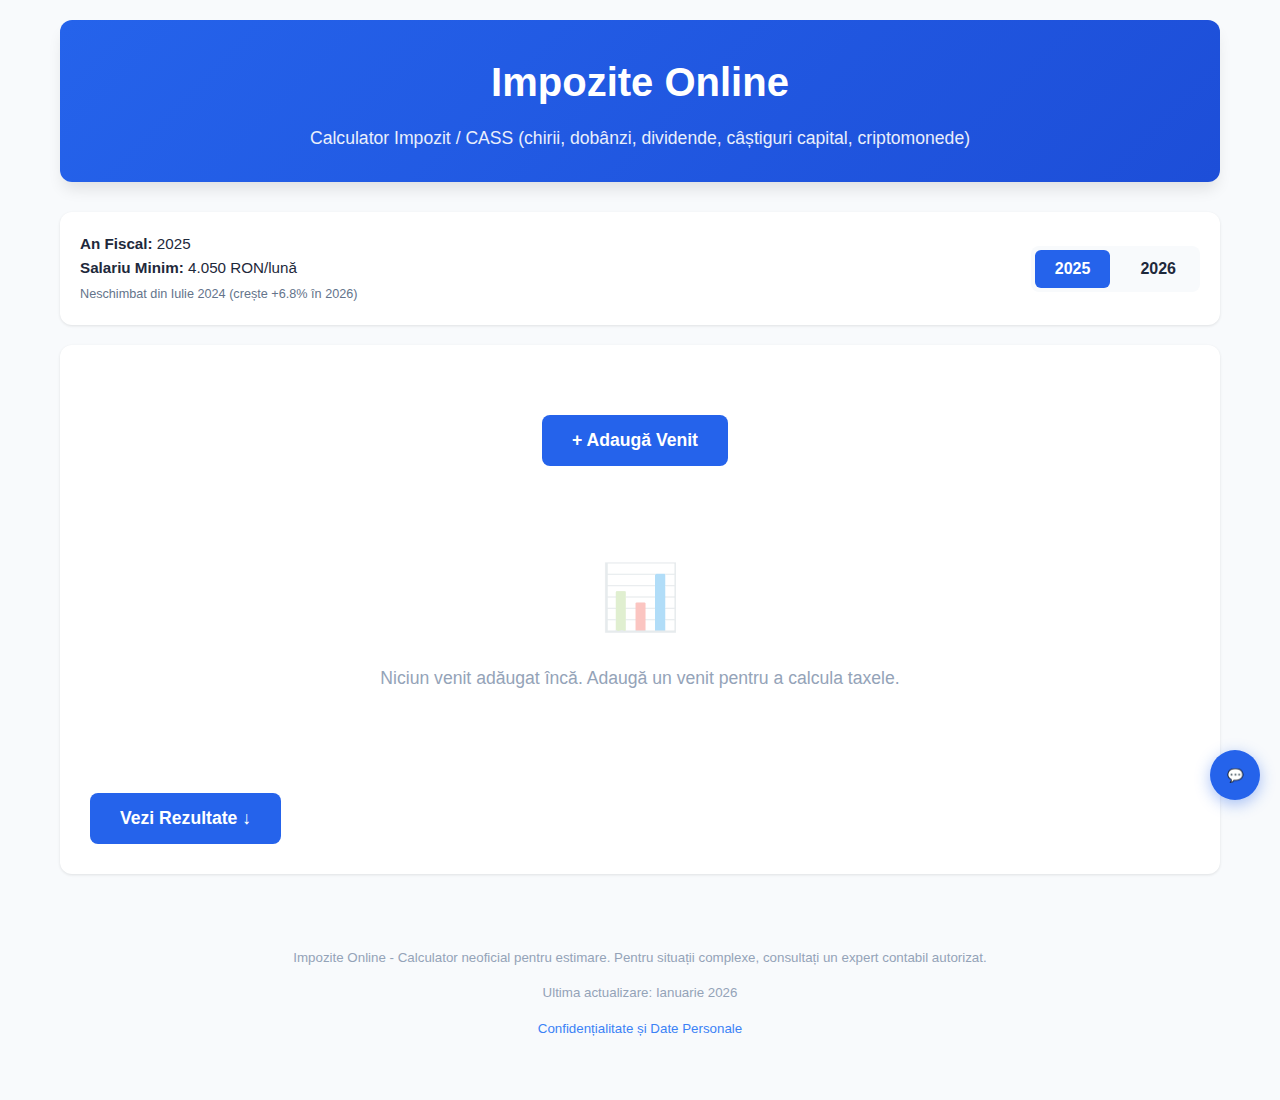
<file: web/index.html>
<!DOCTYPE html>
<html lang="ro">
<head>
    <meta charset="UTF-8">
    <meta name="viewport" content="width=device-width, initial-scale=1.0">
    <title>Impozite Online - Calculator Taxe Romania 2026</title>

    <!-- SEO Meta Tags -->
    <meta name="description" content="Calculator gratuit de taxe pentru investitori din România. Calculați rapid impozite pe dividende, câștiguri din acțiuni, cripto, chirii conform legislației 2026.">
    <meta name="keywords" content="calculator taxe romania, impozit dividende, capital gains romania, taxe crypto, CASS, declaratie unica 212, investitii romania 2026">
    <meta name="robots" content="index, follow">
    <meta http-equiv="content-language" content="ro">
    <link rel="canonical" href="https://impoziteonline.ro/">

    <!-- Open Graph / Facebook -->
    <meta property="og:type" content="website">
    <meta property="og:url" content="https://impoziteonline.ro/">
    <meta property="og:title" content="Impozite Online - Calculator Taxe Venituri Diverse România 2026">
    <meta property="og:description" content="Calculator gratuit pentru impozite pe dividende, acțiuni, cripto și chirii.">
    <meta property="og:image" content="https://impoziteonline.ro/og-image.png">

    <!-- Twitter -->
    <meta name="twitter:card" content="summary_large_image">
    <meta name="twitter:title" content="Impozite Online - Calculator Taxe România">
    <meta name="twitter:description" content="Calculator gratuit de taxe pentru investitori. Dividende, acțiuni, cripto, chirii 2026.">
    <meta name="twitter:image" content="https://impoziteonline.ro/og-image.png">

    <!-- Structured Data (JSON-LD) -->
    <script type="application/ld+json">
    {
      "@context": "https://schema.org",
      "@type": "WebApplication",
      "name": "Impozite Online",
      "description": "Calculator de taxe pentru investitori din România - dividende, acțiuni, cripto, chirii",
      "url": "https://impoziteonline.ro/",
      "applicationCategory": "FinanceApplication",
      "operatingSystem": "Web",
      "inLanguage": "ro",
      "offers": {
        "@type": "Offer",
        "price": "0",
        "priceCurrency": "RON"
      },
      "author": {
        "@type": "Person",
        "name": "Impozite Online"
      },
      "keywords": "calculator taxe, impozit dividende, capital gains, crypto, CASS, Romania 2026"
    }
    </script>

    <!-- Google Analytics (GA4) -->
    <!--
    Uncomment and replace G-XXXXXXXXXX with your actual Measurement ID from Google Analytics
    <script async src="https://www.googletagmanager.com/gtag/js?id=G-XXXXXXXXXX"></script>
    <script>
      window.dataLayer = window.dataLayer || [];
      function gtag(){dataLayer.push(arguments);}
      gtag('js', new Date());
      gtag('config', 'G-XXXXXXXXXX');
    </script>
    -->

    <!-- Google AdSense -->
    <!--
    Uncomment and replace ca-pub-XXXXXXXXXXXXXXXX with your AdSense publisher ID
    <script async src="https://pagead2.googlesyndication.com/pagead/js/adsbygoogle.js?client=ca-pub-XXXXXXXXXXXXXXXX"
         crossorigin="anonymous"></script>
    -->

    <link rel="stylesheet" href="styles.css">
</head>
<body>
    <div class="container">
        <header>
            <h1>Impozite Online</h1>
            <p class="subtitle">Calculator Impozit / CASS (chirii, dobânzi, dividende, câștiguri capital, criptomonede)</p>
        </header>

        <!-- Tax Year Selector -->
        <div class="tax-year-selector">
            <div class="year-info" id="yearInfo">
                <p><strong>An Fiscal:</strong> 2025<br><strong>Salariu Minim:</strong> 4.050 RON/lună<br><small style="color: #64748b;">Neschimbat din Iulie 2024 (crește +6.8% în 2026)</small></p>
            </div>
            <div class="year-toggle">
                <button type="button" class="year-btn active" data-year="2025">2025</button>
                <button type="button" class="year-btn" data-year="2026">2026</button>
            </div>
        </div>

        <main>
            <!-- Add Income Button -->
            <div class="add-income-section">
                <button type="button" id="addIncomeBtn" class="btn-primary">
                    + Adaugă Venit
                </button>
            </div>

            <!-- Empty State -->
            <div id="emptyState" class="empty-state">
                <div class="empty-state-icon">📊</div>
                <p>Niciun venit adăugat încă. Adaugă un venit pentru a calcula taxele.</p>
            </div>

            <form id="taxForm">
                <!-- Dividends Section -->
                <section class="form-section" data-section="dividends" draggable="false" style="display: none;">
                    <div class="section-header">
                        <span class="collapse-icon">▶</span>
                        <h2>💰 Dividende</h2>
                        <button type="button" class="btn-add-entry" data-section="dividends">+ Adaugă</button>
                    </div>

                    <div class="section-content collapsed">
                        <div class="income-entries" data-section="dividends">
                            <!-- Income entries will be added here dynamically -->
                        </div>
                    </div>
                </section>

                <!-- Capital Gains Section -->
                <section class="form-section" data-section="capitalGains" style="display: none;" draggable="false">
                    <div class="section-header">
                        
                        <span class="collapse-icon">▶</span>
                        
                        <h2>
                            <span>
                                📈 Câștiguri din Capital
                            </span>
                        </h2>
                        <button type="button" class="btn-add-entry" data-section="capitalGains">+ Adaugă</button>
                    </div>

                    <div class="section-content collapsed">
                        <div class="income-entries" data-section="capitalGains">
                            <!-- Income entries will be added here dynamically -->
                        </div>
                    </div>
                </section>

                <!-- Crypto Section -->
                <section class="form-section" data-section="crypto" style="display: none;" draggable="false">
                    <div class="section-header">
                        
                        <span class="collapse-icon">▶</span>
                        
                        <h2>
                            <span>
                                🪙 Criptomonede
                            </span>
                        </h2>
                        <button type="button" class="btn-add-entry" data-section="crypto">+ Adaugă</button>
                    </div>

                    <div class="section-content collapsed">
                        <div class="income-entries" data-section="crypto">
                            <!-- Income entries will be added here dynamically -->
                        </div>
                    </div>
                </section>

                <!-- Rental Income Section -->
                <section class="form-section" data-section="rental" style="display: none;" draggable="false">
                    <div class="section-header">
                        
                        <span class="collapse-icon">▶</span>
                        
                        <h2>
                            <span>
                                🏠 Venituri din Chirii
                            </span>
                        </h2>
                        <button type="button" class="btn-add-entry" data-section="rental">+ Adaugă</button>
                    </div>

                    <div class="section-content collapsed">
                        <div class="income-entries" data-section="rental">
                            <!-- Income entries will be added here dynamically -->
                        </div>
                    </div>
                </section>

                <!-- Interest Section -->
                <section class="form-section" data-section="interest" style="display: none;" draggable="false">
                    <div class="section-header">
                        
                        <span class="collapse-icon">▶</span>
                        
                        <h2>
                            <span>
                                💵 Dobânzi
                            </span>
                        </h2>
                        <button type="button" class="btn-add-entry" data-section="interest">+ Adaugă</button>
                    </div>

                    <div class="section-content collapsed">
                        <p style="margin: 0 0 16px 0; padding: 12px; background: #f1f5f9; border-radius: 6px; font-size: 14px; color: #475569;">
                            <strong>Notă:</strong> Titluri de stat (Fidelis, Tezaur) sunt scutite de taxă
                        </p>
                        <div class="income-entries" data-section="interest">
                            <!-- Income entries will be added here dynamically -->
                        </div>
                    </div>
                </section>

                <button type="button" id="calculateBtn" class="btn-primary">Vezi Rezultate ↓</button>
                <button type="button" id="clearBtn" class="btn-secondary">Șterge Tot</button>
            </form>

            <!-- Google AdSense - Ad Placeholder (between form and results) -->
            <!--
            Example AdSense ad unit - Uncomment and configure after approval
            <div style="text-align: center; margin: 30px 0;">
                <ins class="adsbygoogle"
                     style="display:block"
                     data-ad-client="ca-pub-XXXXXXXXXXXXXXXX"
                     data-ad-slot="YYYYYYYYYY"
                     data-ad-format="auto"
                     data-full-width-responsive="true"></ins>
                <script>
                     (adsbygoogle = window.adsbygoogle || []).push({});
                </script>
            </div>
            -->

            <!-- Results Section -->
            <section id="results" class="results-section hidden">
                <h2>📊 Rezultate</h2>

                <div class="result-card">
                    <h3>Impozite pe Tip de Venit</h3>
                    <table class="results-table">
                        <thead>
                            <tr>
                                <th>Tip Venit</th>
                                <th>Bază Impozabilă</th>
                                <th>Rată</th>
                                <th>Impozit</th>
                            </tr>
                        </thead>
                        <tbody id="taxBreakdown"></tbody>
                        <tfoot>
                            <tr class="total-row">
                                <td colspan="3"><strong>Total Impozit</strong></td>
                                <td id="totalTax"><strong>0 RON</strong></td>
                            </tr>
                        </tfoot>
                    </table>
                    <p class="cass-amount">Impozit Datorat: <strong id="totalTaxToPay">0 RON</strong></p>
                </div>

                <div class="result-card">
                    <h3>Contribuție CASS (Asigurări Sociale de Sănătate)</h3>
                    <div class="cass-info">
                        <p style="display: flex; align-items: center; gap: 8px; cursor: pointer;" id="netIncomeToggle">
                            <span class="cass-collapse-icon">▶</span>
                            <span>Venit Net Anual (bază calcul CASS): <strong id="cassNetIncome">0 RON</strong></span>
                        </p>
                        <div class="cass-brackets-detail" id="netIncomeDetail" style="display: none; margin-top: 10px;">
                            <!-- Will be populated by JavaScript -->
                        </div>
                        <p style="display: flex; align-items: center; gap: 8px; cursor: pointer;" id="cassBracketToggle">
                            <span class="cass-collapse-icon">▶</span>
                            <span>Prag CASS: <strong id="cassBracket">-</strong></span>
                        </p>
                        <div class="cass-brackets-detail" id="cassBracketsDetail" style="display: none; margin-top: 10px;">
                            <!-- Will be populated by JavaScript -->
                        </div>
                        <p class="cass-amount">CASS Datorat: <strong id="cassAmount">0 RON</strong></p>
                    </div>
                </div>

                <div class="result-card summary-card">
                    <h3>💳 Total de Plată</h3>
                    <div class="summary-grid">
                        <div class="summary-item">
                            <span>Impozit de Plătit:</span>
                            <span id="summaryTax" class="summary-value">0 RON</span>
                        </div>
                        <div class="summary-item">
                            <span>CASS:</span>
                            <span id="summaryCass" class="summary-value">0 RON</span>
                        </div>
                        <div class="summary-item total">
                            <span>TOTAL DE PLATĂ:</span>
                            <span id="summaryTotal" class="summary-value">0 RON</span>
                        </div>
                        <div class="summary-item">
                            <span>Termen plată:</span>
                            <span class="deadline">25 Mai 2026</span>
                        </div>
                    </div>
                    <small style="display: block; margin-top: 15px; color: #64748b;">* Exclud impozitele reținute la sursă (deja plătite)</small>
                </div>

                <button type="button" id="printBtn" class="btn-primary">Printează / Salvează PDF</button>
            </section>
        </main>

        <footer>
            <p><small>Impozite Online - Calculator neoficial pentru estimare. Pentru situații complexe, consultați un expert contabil autorizat.</small></p>
            <p><small>Ultima actualizare: Ianuarie 2026</small></p>
            <p><small><a href="#" id="privacyLink" style="color: #3b82f6; text-decoration: none;">Confidențialitate și Date Personale</a></small></p>
        </footer>
    </div>

    <!-- Add Income Type Modal -->
    <div id="addIncomeModal" class="modal" style="display: none;">
        <div class="modal-content">
            <div class="modal-header">
                <h2>Selectează Tipul de Venit</h2>
                <button type="button" class="modal-close">&times;</button>
            </div>
            <div class="modal-body">
                <div class="income-type-grid">
                    <button type="button" class="income-type-btn" data-section="dividends">
                        <span class="income-type-icon">💰</span>
                        <span class="income-type-name">Dividende</span>
                    </button>
                    <button type="button" class="income-type-btn" data-section="capitalGains">
                        <span class="income-type-icon">📈</span>
                        <span class="income-type-name">Câștiguri Capital</span>
                    </button>
                    <button type="button" class="income-type-btn" data-section="crypto">
                        <span class="income-type-icon">🪙</span>
                        <span class="income-type-name">Criptomonede</span>
                    </button>
                    <button type="button" class="income-type-btn" data-section="rental">
                        <span class="income-type-icon">🏠</span>
                        <span class="income-type-name">Chirii</span>
                    </button>
                    <button type="button" class="income-type-btn" data-section="interest">
                        <span class="income-type-icon">🏦</span>
                        <span class="income-type-name">Dobânzi</span>
                    </button>
                </div>
            </div>
        </div>
    </div>

    <!-- Privacy Modal -->
    <div id="privacyModal" class="privacy-modal" style="display: none;">
        <div class="privacy-modal-content">
            <div class="privacy-modal-header">
                <h2>🔒 Confidențialitate și Protecția Datelor</h2>
                <button type="button" class="privacy-close" aria-label="Închide">&times;</button>
            </div>
            <div class="privacy-modal-body">
                <h3>Angajamentul Nostru</h3>
                <p>Confidențialitatea ta este importantă pentru noi. Această aplicație este proiectată să funcționeze <strong>100% local în browser-ul tău</strong>.</p>

                <h3>Ce Date Colectăm?</h3>
                <p><strong>Nicio dată personală nu este trimisă către servere externe.</strong> Toate calculele se fac în browser-ul tău.</p>

                <h3>Stocare Locală (localStorage)</h3>
                <p>Aplicația salvează următoarele informații <strong>doar pe dispozitivul tău</strong>:</p>
                <ul>
                    <li>Sumele introduse în calculator (dividende, câștiguri, chirii, etc.)</li>
                    <li>Anul fiscal selectat (2025 sau 2026)</li>
                    <li>Preferințele tale (secțiuni activate, ordinea secțiunilor)</li>
                </ul>
                <p><strong>Scopul:</strong> Pentru a-ți salva munca și a nu fi nevoie să reintroduci datele la fiecare vizită.</p>
                <p><strong>Cum să ștergi datele:</strong> Apasă butonul "Șterge Tot" din calculator sau șterge datele de navigare din browser.</p>

                <h3>Cookie-uri și Tracking</h3>
                <p><strong>Momentan:</strong> Nu folosim cookie-uri, Google Analytics sau alte sisteme de tracking.</p>
                <p><strong>În viitor:</strong> Dacă vom adăuga Google Analytics sau reclame, vei fi notificat și vei putea alege dacă accepți sau nu.</p>

                <h3>Securitate</h3>
                <ul>
                    <li>✅ Site-ul folosește HTTPS (conexiune criptată)</li>
                    <li>✅ Datele tale nu părăsesc browser-ul tău</li>
                    <li>✅ Nu avem acces la informațiile tale financiare</li>
                    <li>✅ Nu solicităm date personale (nume, email, etc.)</li>
                </ul>

                <h3>Drepturile Tale (GDPR)</h3>
                <p>Conform GDPR, ai următoarele drepturi:</p>
                <ul>
                    <li><strong>Dreptul de acces:</strong> Poți vedea datele salvate în browser (consola developer → Application → Local Storage)</li>
                    <li><strong>Dreptul la ștergere:</strong> Poți șterge oricând datele (buton "Șterge Tot" sau din setările browser-ului)</li>
                    <li><strong>Dreptul la portabilitate:</strong> Datele sunt salvate în format JSON în browser-ul tău</li>
                </ul>

                <h3>Contact</h3>
                <p><a href="mailto:cybrrsoft@protonmail.com">cybrrsoft@protonmail.com</a></p>

                <p style="margin-top: 20px; padding-top: 20px; border-top: 1px solid #e2e8f0; color: #64748b; font-size: 0.9em;">
                    <strong>Ultima actualizare:</strong> Ianuarie 2026<br>
                    <strong>Aplicabil pentru:</strong> impoziteonline.ro
                </p>
            </div>
            <div class="privacy-modal-footer">
                <button type="button" class="btn-primary" id="privacyClose">Am Înțeles</button>
            </div>
        </div>
    </div>

    <!-- Floating Payment Banner -->
    <div id="floatingBanner" class="floating-banner" style="display: none;">
        <div class="banner-content">
            <div class="banner-info">
                <span class="banner-label" id="bannerLabel">Total de Plată:</span>
                <span class="banner-amount" id="bannerAmount">0 RON</span>
            </div>
            <button type="button" id="scrollToResultsBtn" class="banner-btn">
                Vezi Rezultate ↓
            </button>
        </div>
    </div>

    <!-- Tooltip popup -->
    <div id="tooltipOverlay" class="tooltip-overlay" onclick="hideTooltip()"></div>
    <div id="tooltipPopup" class="tooltip-popup"></div>

    <!-- Floating Feedback Button -->
    <button type="button" id="feedbackBtn" class="feedback-btn" aria-label="Trimite feedback">
        💬
    </button>

    <!-- Feedback Modal -->
    <div id="feedbackModal" class="feedback-modal" style="display: none;">
        <div class="feedback-modal-content">
            <div class="feedback-modal-header">
                <h2>💬 Trimite Feedback</h2>
                <button type="button" class="feedback-close" aria-label="Închide">&times;</button>
            </div>
            <div class="feedback-modal-body">
                <p>Părerea ta ne ajută să îmbunătățim calculatorul!</p>

                <div class="feedback-rating">
                    <span class="feedback-rating-label">Cum ți se pare aplicația?</span>
                    <div class="feedback-stars">
                        <button type="button" class="star-btn" data-rating="1">😞</button>
                        <button type="button" class="star-btn" data-rating="2">😐</button>
                        <button type="button" class="star-btn" data-rating="3">🙂</button>
                        <button type="button" class="star-btn" data-rating="4">😊</button>
                        <button type="button" class="star-btn" data-rating="5">🤩</button>
                    </div>
                </div>

                <div class="feedback-type">
                    <span class="feedback-type-label">Tip feedback:</span>
                    <div class="feedback-type-options">
                        <label><input type="radio" name="feedbackType" value="sugestie" checked> Sugestie</label>
                        <label><input type="radio" name="feedbackType" value="bug"> Bug / Eroare</label>
                        <label><input type="radio" name="feedbackType" value="intrebare"> Întrebare</label>
                    </div>
                </div>

                <label for="feedbackText" class="feedback-label">Mesajul tău:</label>
                <textarea id="feedbackText" class="feedback-textarea" rows="4" placeholder="Scrie aici feedback-ul tău..."></textarea>
            </div>
            <div class="feedback-modal-footer">
                <button type="button" class="btn-secondary" id="feedbackCopy">📋 Copiază</button>
                <button type="button" class="btn-primary" id="feedbackSend">📧 Trimite Email</button>
            </div>
        </div>
    </div>

    <script src="calculator.js"></script>
    <script src="app.js"></script>
</body>
</html>
</file>
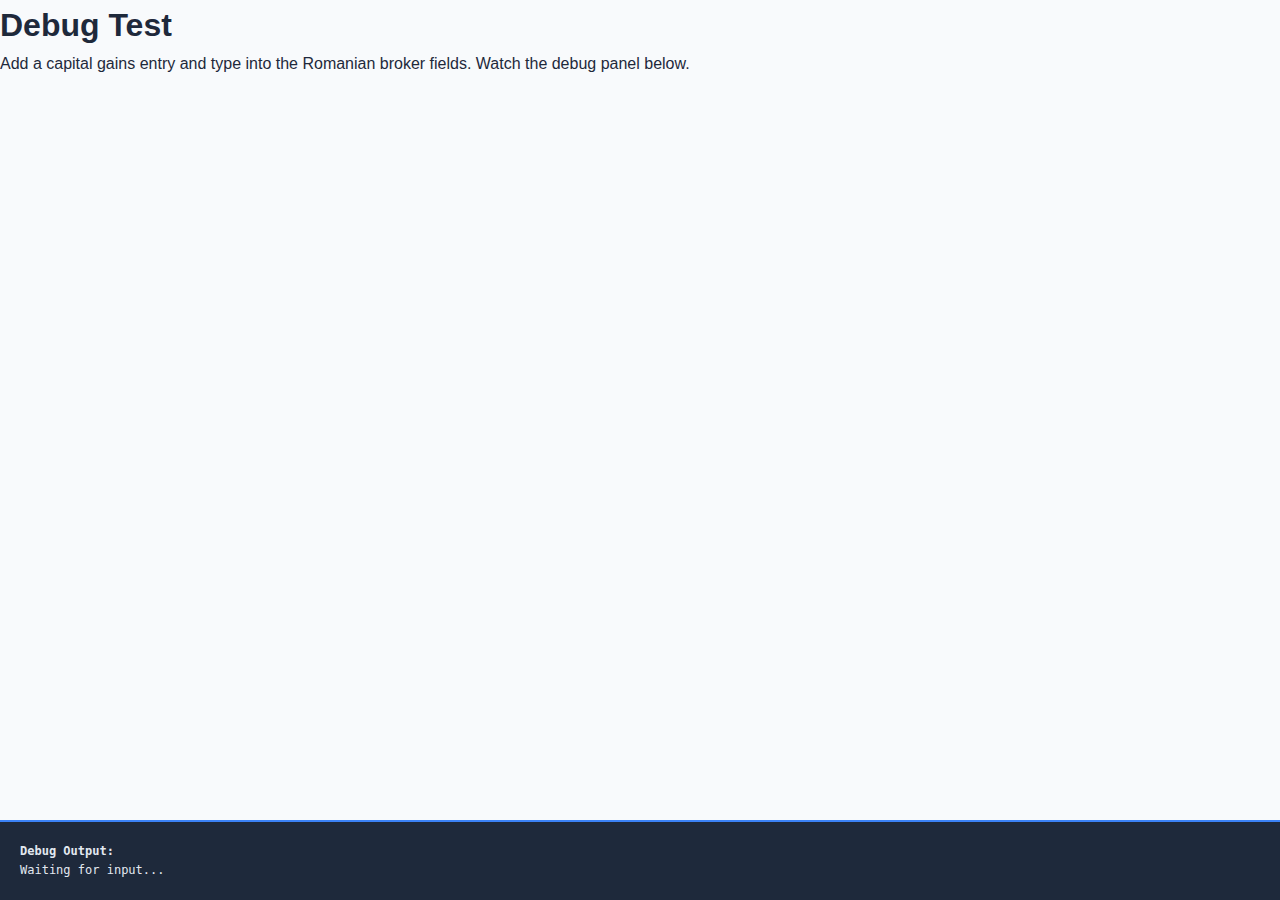
<file: web/test-debug.html>
<!DOCTYPE html>
<html>
<head>
    <title>Debug Panel Test</title>
    <link rel="stylesheet" href="styles.css">
    <style>
        #debugPanel {
            position: fixed;
            bottom: 0;
            left: 0;
            right: 0;
            background: #1e293b;
            color: #e2e8f0;
            padding: 20px;
            max-height: 300px;
            overflow-y: auto;
            font-family: monospace;
            font-size: 12px;
            border-top: 2px solid #3b82f6;
            z-index: 10000;
        }
        #debugPanel pre {
            margin: 0;
            white-space: pre-wrap;
        }
    </style>
</head>
<body>
    <h1>Debug Test</h1>
    <p>Add a capital gains entry and type into the Romanian broker fields. Watch the debug panel below.</p>

    <div id="debugPanel">
        <strong>Debug Output:</strong>
        <pre id="debugOutput">Waiting for input...</pre>
    </div>

    <script src="calculator.js"></script>
    <script src="app.js"></script>
    <script>
        // Override autoCalculate to show debug info
        const originalAutoCalculate = autoCalculate;
        window.autoCalculate = function() {
            const data = getFormData();
            const debugOutput = document.getElementById('debugOutput');
            let output = 'getFormData() returned:\n';
            output += JSON.stringify(data, null, 2);
            output += '\n\nincomeEntries:\n';
            output += JSON.stringify(incomeEntries, null, 2);
            debugOutput.textContent = output;

            // Call original
            return originalAutoCalculate();
        };

        // Override updateEntryFieldValue to show updates
        const originalUpdate = updateEntryFieldValue;
        window.updateEntryFieldValue = function(entryId, fieldName, value) {
            console.log('[DEBUG] updateEntryFieldValue called:', entryId, fieldName, value);
            const debugOutput = document.getElementById('debugOutput');
            let current = debugOutput.textContent;
            current += `\n[UPDATE] ${entryId}.${fieldName} = ${value}`;
            debugOutput.textContent = current;

            return originalUpdate(entryId, fieldName, value);
        };
    </script>
</body>
</html>
</file>
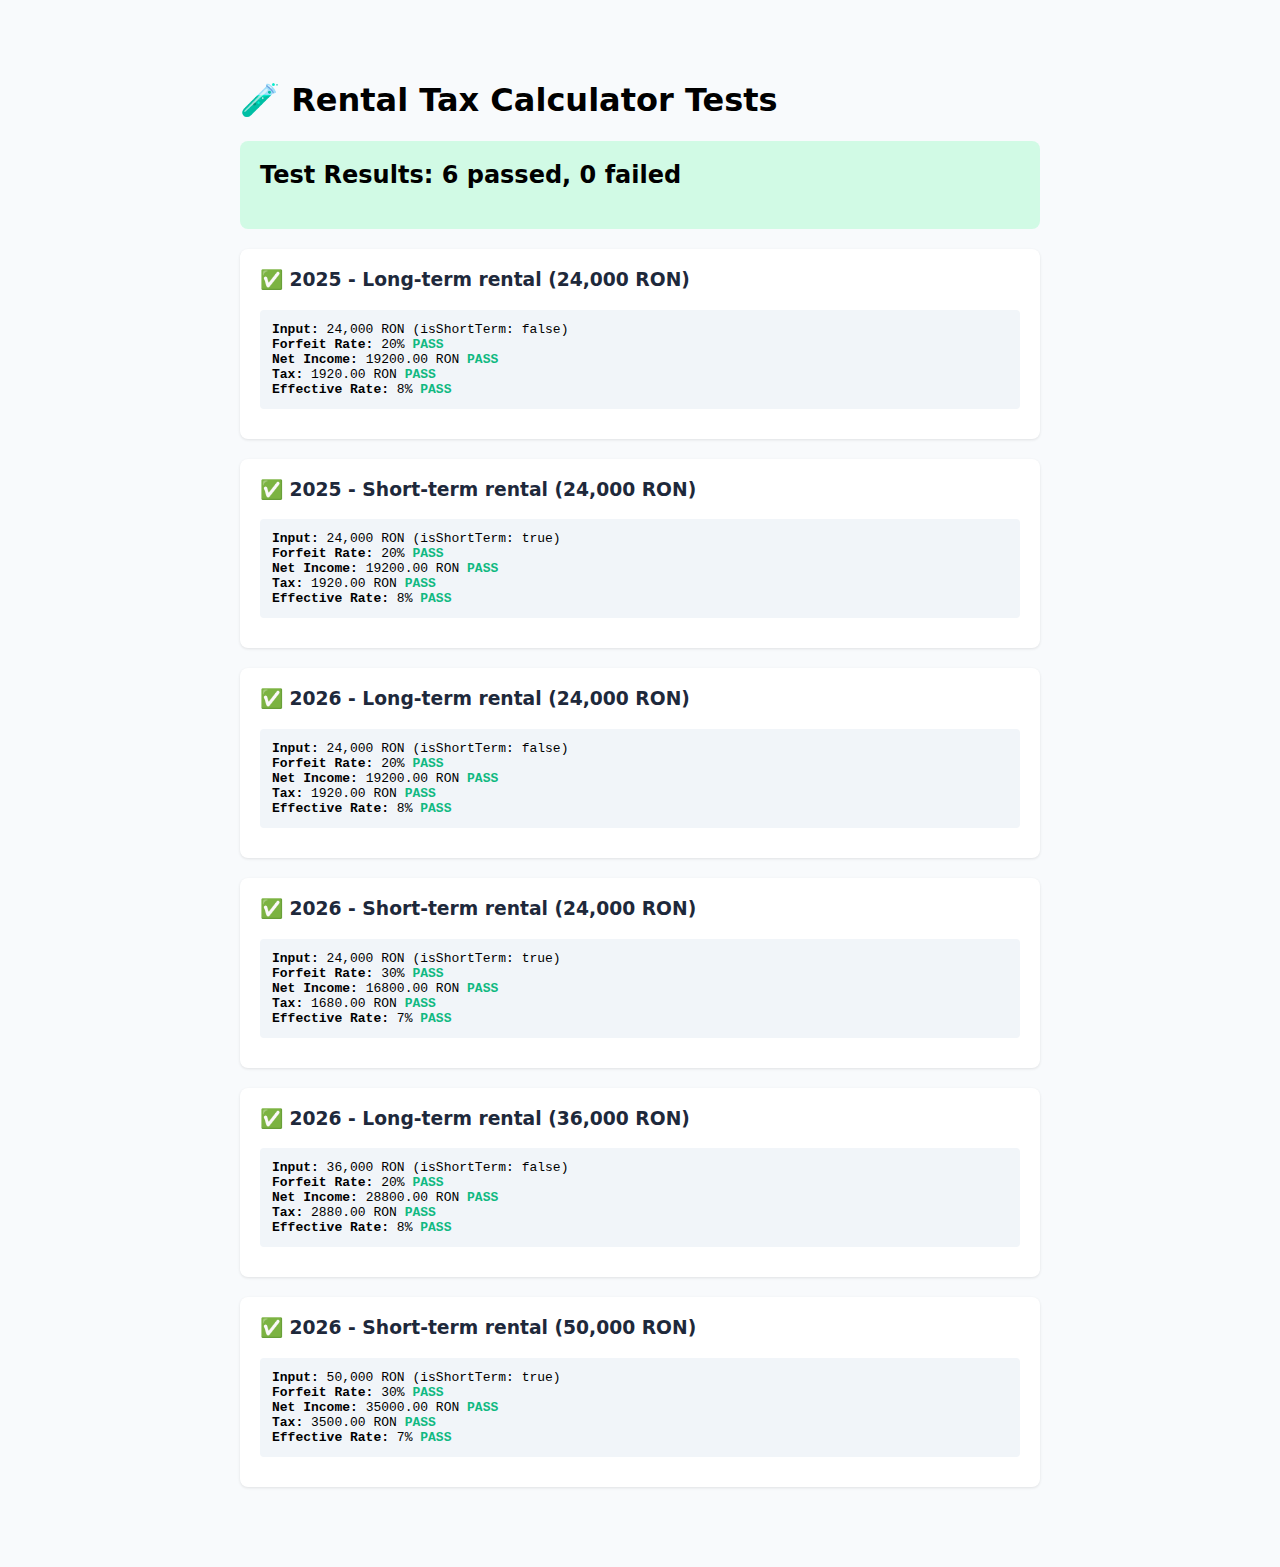
<file: web/test-rental.html>
<!DOCTYPE html>
<html>
<head>
    <title>Rental Tax Calculator Test</title>
    <style>
        body {
            font-family: system-ui, -apple-system, sans-serif;
            max-width: 800px;
            margin: 40px auto;
            padding: 20px;
            background: #f8fafc;
        }
        .test-case {
            background: white;
            padding: 20px;
            margin: 20px 0;
            border-radius: 8px;
            box-shadow: 0 1px 3px rgba(0,0,0,0.1);
        }
        .test-case h3 {
            margin-top: 0;
            color: #1e293b;
        }
        .result {
            background: #f1f5f9;
            padding: 12px;
            border-radius: 4px;
            margin: 10px 0;
            font-family: monospace;
        }
        .pass { color: #10b981; font-weight: bold; }
        .fail { color: #ef4444; font-weight: bold; }
    </style>
</head>
<body>
    <h1>🧪 Rental Tax Calculator Tests</h1>

    <div id="results"></div>

    <script src="calculator.js"></script>
    <script>
        function runTests() {
            const tests = [
                {
                    name: '2025 - Long-term rental (24,000 RON)',
                    year: 2025,
                    gross: 24000,
                    isShortTerm: false,
                    expected: {
                        forfeitRate: 0.20,
                        netIncome: 19200,
                        tax: 1920,
                        effectiveRate: 0.08
                    }
                },
                {
                    name: '2025 - Short-term rental (24,000 RON)',
                    year: 2025,
                    gross: 24000,
                    isShortTerm: true,
                    expected: {
                        forfeitRate: 0.20,
                        netIncome: 19200,
                        tax: 1920,
                        effectiveRate: 0.08
                    }
                },
                {
                    name: '2026 - Long-term rental (24,000 RON)',
                    year: 2026,
                    gross: 24000,
                    isShortTerm: false,
                    expected: {
                        forfeitRate: 0.20,
                        netIncome: 19200,
                        tax: 1920,
                        effectiveRate: 0.08
                    }
                },
                {
                    name: '2026 - Short-term rental (24,000 RON)',
                    year: 2026,
                    gross: 24000,
                    isShortTerm: true,
                    expected: {
                        forfeitRate: 0.30,
                        netIncome: 16800,
                        tax: 1680,
                        effectiveRate: 0.07
                    }
                },
                {
                    name: '2026 - Long-term rental (36,000 RON)',
                    year: 2026,
                    gross: 36000,
                    isShortTerm: false,
                    expected: {
                        forfeitRate: 0.20,
                        netIncome: 28800,
                        tax: 2880,
                        effectiveRate: 0.08
                    }
                },
                {
                    name: '2026 - Short-term rental (50,000 RON)',
                    year: 2026,
                    gross: 50000,
                    isShortTerm: true,
                    expected: {
                        forfeitRate: 0.30,
                        netIncome: 35000,
                        tax: 3500,
                        effectiveRate: 0.07
                    }
                }
            ];

            let html = '';
            let passCount = 0;
            let failCount = 0;

            tests.forEach(test => {
                // Set active tax year
                setTaxYear(test.year);

                // Run calculation
                const result = calculateRentalTax(test.gross, test.isShortTerm);

                // Check results
                const checks = {
                    forfeitRate: Math.abs(result.forfeitRate - test.expected.forfeitRate) < 0.001,
                    netIncome: Math.abs(result.netIncome - test.expected.netIncome) < 0.01,
                    tax: Math.abs(result.tax - test.expected.tax) < 0.01,
                    effectiveRate: Math.abs(result.effectiveRate - test.expected.effectiveRate) < 0.001
                };

                const allPass = Object.values(checks).every(v => v);
                if (allPass) passCount++; else failCount++;

                html += '<div class="test-case">';
                html += '<h3>' + (allPass ? '✅' : '❌') + ' ' + test.name + '</h3>';
                html += '<div class="result">';
                html += '<strong>Input:</strong> ' + test.gross.toLocaleString() + ' RON (isShortTerm: ' + test.isShortTerm + ')<br>';
                html += '<strong>Forfeit Rate:</strong> ' + (result.forfeitRate * 100).toFixed(0) + '% ';
                html += checks.forfeitRate ? '<span class="pass">PASS</span>' : '<span class="fail">FAIL (expected ' + (test.expected.forfeitRate * 100) + '%)</span>';
                html += '<br>';
                html += '<strong>Net Income:</strong> ' + result.netIncome.toFixed(2) + ' RON ';
                html += checks.netIncome ? '<span class="pass">PASS</span>' : '<span class="fail">FAIL (expected ' + test.expected.netIncome + ')</span>';
                html += '<br>';
                html += '<strong>Tax:</strong> ' + result.tax.toFixed(2) + ' RON ';
                html += checks.tax ? '<span class="pass">PASS</span>' : '<span class="fail">FAIL (expected ' + test.expected.tax + ')</span>';
                html += '<br>';
                html += '<strong>Effective Rate:</strong> ' + (result.effectiveRate * 100).toFixed(0) + '% ';
                html += checks.effectiveRate ? '<span class="pass">PASS</span>' : '<span class="fail">FAIL (expected ' + (test.expected.effectiveRate * 100) + '%)</span>';
                html += '</div>';
                html += '</div>';
            });

            html = '<div style="background: ' + (failCount === 0 ? '#d1fae5' : '#fee2e2') + '; padding: 20px; border-radius: 8px; margin-bottom: 20px;">' +
                   '<h2 style="margin-top: 0;">Test Results: ' + passCount + ' passed, ' + failCount + ' failed</h2>' +
                   '</div>' + html;

            document.getElementById('results').innerHTML = html;
        }

        // Run tests on page load
        runTests();
    </script>
</body>
</html>
</file>
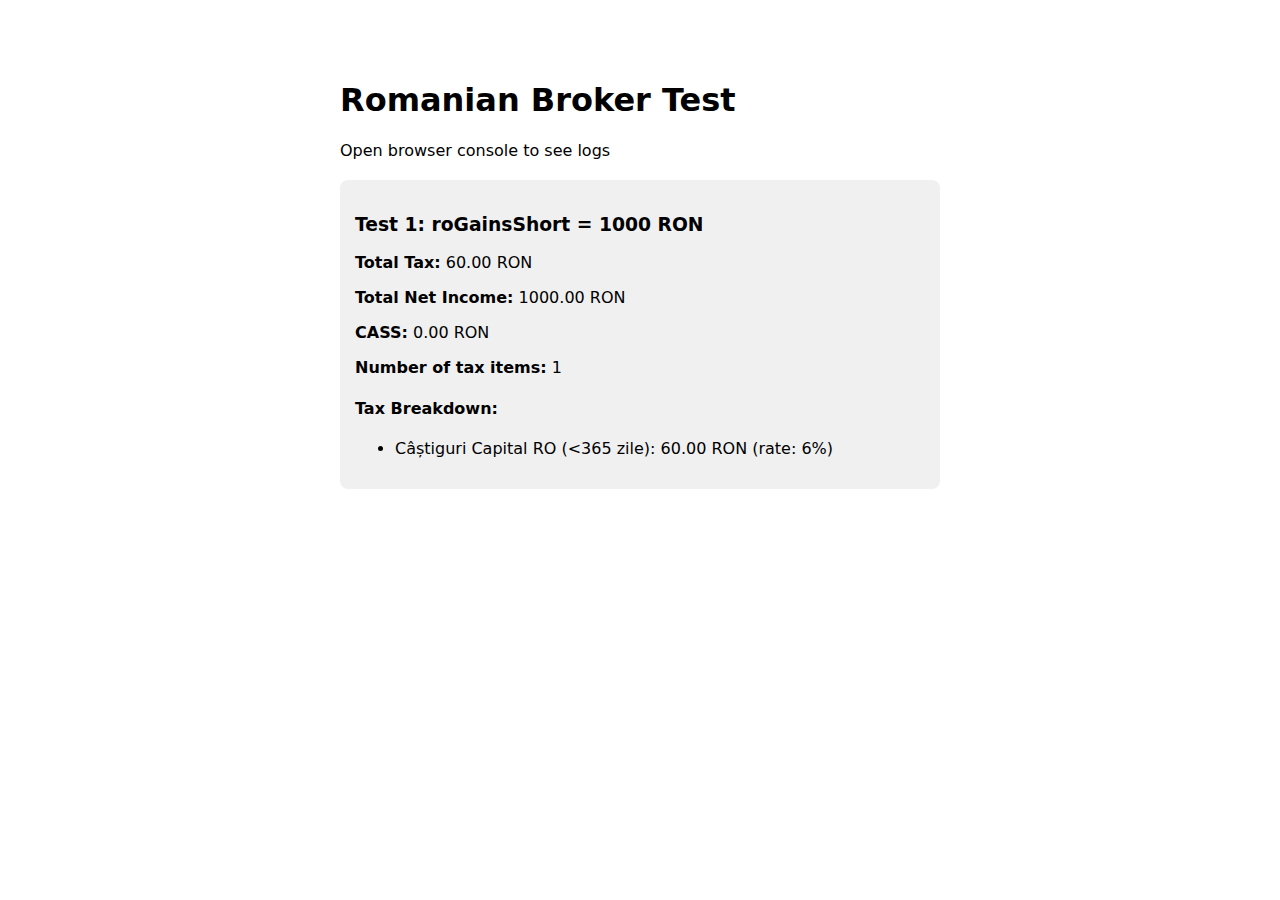
<file: web/test-ro-broker.html>
<!DOCTYPE html>
<html>
<head>
    <title>Romanian Broker Test</title>
    <style>
        body {
            font-family: system-ui;
            max-width: 600px;
            margin: 40px auto;
            padding: 20px;
        }
        .test-result {
            background: #f0f0f0;
            padding: 15px;
            margin: 20px 0;
            border-radius: 8px;
        }
    </style>
</head>
<body>
    <h1>Romanian Broker Test</h1>
    <p>Open browser console to see logs</p>

    <div id="testResults"></div>

    <script src="calculator.js"></script>
    <script>
        console.log('=== TEST STARTING ===');

        // Set year to 2026
        setTaxYear(2026);
        console.log('Tax year set to 2026');

        // Test 1: Romanian broker short-term gains
        console.log('\n--- Test 1: Romanian broker short-term gains (1000 RON) ---');
        const input1 = {
            domesticDividends: 0,
            foreignDividends: 0,
            foreignTaxPaid: 0,
            roGainsShort: 1000,
            roGainsLong: 0,
            foreignGains: 0,
            foreignLosses: 0,
            priorYearLosses: 0,
            cryptoGains: 0,
            cryptoExempt: 0,
            rentalIncome: 0,
            bankInterest: 0
        };
        console.log('Input:', input1);

        const result1 = calculateAllTaxes(input1);
        console.log('Result:', result1);

        // Display results
        let html = '<div class="test-result">';
        html += '<h3>Test 1: roGainsShort = 1000 RON</h3>';
        html += '<p><strong>Total Tax:</strong> ' + result1.totalTax.toFixed(2) + ' RON</p>';
        html += '<p><strong>Total Net Income:</strong> ' + result1.totalNetIncome.toFixed(2) + ' RON</p>';
        html += '<p><strong>CASS:</strong> ' + result1.cass.cassAmount.toFixed(2) + ' RON</p>';
        html += '<p><strong>Number of tax items:</strong> ' + result1.taxes.length + '</p>';

        if (result1.taxes.length > 0) {
            html += '<h4>Tax Breakdown:</h4><ul>';
            result1.taxes.forEach(tax => {
                html += '<li>' + tax.type + ': ' + tax.tax.toFixed(2) + ' RON (rate: ' + tax.rate + ')</li>';
            });
            html += '</ul>';
        } else {
            html += '<p style="color: red;"><strong>ERROR: No taxes calculated!</strong></p>';
        }
        html += '</div>';

        document.getElementById('testResults').innerHTML = html;

        console.log('=== TEST COMPLETE ===');
    </script>
</body>
</html>
</file>
<file: web/styles.css>
/* RoTaxCalculator - Styles */

/* ===========================================
   THEME CONFIGURATION
   Change these values to update the entire app
   =========================================== */
:root {
    /* Primary - Trust (Blue) */
    --primary: #2563EB;
    --primary-hover: #1d4ed8;
    --primary-light: #dbeafe;
    --primary-rgb: 37, 99, 235;

    /* Secondary - Success (Green) */
    --success: #10B981;
    --success-hover: #059669;
    --success-light: #d1fae5;

    /* Accent - Warning (Amber) */
    --warning: #F59E0B;
    --warning-hover: #d97706;
    --warning-light: #fef3c7;

    /* Danger (Red) */
    --danger: #EF4444;
    --danger-hover: #dc2626;
    --danger-light: #fee2e2;

    /* Neutral - Backgrounds */
    --bg-primary: #F8FAFC;
    --bg-secondary: #ffffff;
    --bg-tertiary: #f1f5f9;

    /* Neutral - Text */
    --text-primary: #1E293B;
    --text-secondary: #64748b;
    --text-muted: #94a3b8;

    /* Neutral - Borders */
    --border-color: #e2e8f0;
    --border-focus: var(--primary);

    /* Shadows */
    --shadow-sm: 0 1px 2px rgba(0, 0, 0, 0.05);
    --shadow: 0 1px 3px rgba(0, 0, 0, 0.1);
    --shadow-md: 0 4px 6px rgba(0, 0, 0, 0.1);
    --shadow-lg: 0 10px 15px -3px rgba(0, 0, 0, 0.1);
    --shadow-xl: 0 20px 25px -5px rgba(0, 0, 0, 0.1);

    /* Radius */
    --radius-sm: 6px;
    --radius: 8px;
    --radius-lg: 12px;
    --radius-xl: 16px;
    --radius-full: 9999px;

    /* Legacy aliases (for backward compatibility) */
    --primary-color: var(--primary);
    --secondary-color: var(--text-secondary);
    --success-color: var(--success);
    --danger-color: var(--danger);
    --warning-color: var(--warning);
    --bg-light: var(--bg-primary);
    --bg-white: var(--bg-secondary);
    --text-dark: var(--text-primary);
}

* {
    margin: 0;
    padding: 0;
    box-sizing: border-box;
}

body {
    font-family: -apple-system, BlinkMacSystemFont, 'Segoe UI', Roboto, Oxygen, Ubuntu, Cantarell, sans-serif;
    background-color: var(--bg-light);
    color: var(--text-dark);
    line-height: 1.6;
}

.container {
    max-width: 1200px;
    margin: 0 auto;
    padding: 20px;
}

header {
    text-align: center;
    padding: 30px 0;
    background: linear-gradient(135deg, var(--primary-color), var(--primary-hover));
    color: white;
    border-radius: 12px;
    margin-bottom: 30px;
    box-shadow: var(--shadow-lg);
}

header h1 {
    font-size: 2.5em;
    margin-bottom: 10px;
}

.subtitle {
    font-size: 1.1em;
    opacity: 0.9;
}

/* Tax Year Selector */
.tax-year-selector {
    background: var(--bg-white);
    padding: 20px;
    border-radius: 12px;
    box-shadow: var(--shadow);
    margin-bottom: 20px;
    display: flex;
    gap: 30px;
    align-items: center;
    flex-wrap: wrap;
}

.year-toggle {
    display: flex;
    gap: 10px;
    background: var(--bg-light);
    padding: 4px;
    border-radius: 8px;
}

.year-btn {
    padding: 10px 20px;
    border: none;
    background: transparent;
    border-radius: 6px;
    cursor: pointer;
    font-size: 1em;
    font-weight: 600;
    transition: all 0.3s;
    color: var(--text-dark);
}

.year-btn:hover {
    background: rgba(37, 99, 235, 0.1);
}

.year-btn.active {
    background: var(--primary-color);
    color: white;
}

.year-info {
    flex: 1;
    display: flex;
    gap: 20px;
    flex-wrap: wrap;
}

.year-info p {
    margin: 0;
    font-size: 0.95em;
}

.year-info a {
    color: var(--primary-color);
    text-decoration: none;
}

.year-info a:hover {
    text-decoration: underline;
}

main {
    background: var(--bg-white);
    padding: 30px;
    border-radius: 12px;
    box-shadow: var(--shadow);
}

.form-section {
    margin-bottom: 40px;
    padding-bottom: 30px;
    border-bottom: 2px solid var(--border-color);
    transition: opacity 0.3s ease;
}

.form-section:last-of-type {
    border-bottom: none;
}

.form-section.disabled {
    opacity: 0.5;
}

.section-header {
    display: flex;
    align-items: center;
    gap: 15px;
    margin-bottom: 20px;
}

.drag-handle {
    display: none; /* Disabled - sections stay in fixed order */
    cursor: grab;
    font-size: 1.2em;
    color: var(--text-muted);
    user-select: none;
    padding: 5px;
    flex-shrink: 0;
    transition: color 0.3s;
}

.drag-handle:hover {
    color: var(--primary-color);
}

.drag-handle:active {
    cursor: grabbing;
}

.form-section.dragging {
    opacity: 0.5;
}

.form-section.drag-over {
    border-top: 3px solid var(--primary-color);
}

.section-toggle {
    width: 24px;
    height: 24px;
    cursor: pointer;
    flex-shrink: 0;
}

.section-header h2 {
    margin: 0;
    color: var(--primary-color);
    font-size: 1.5em;
    flex-grow: 1;
}

.section-header h2 label {
    cursor: pointer;
    display: flex;
    align-items: center;
    gap: 10px;
    user-select: none;
}

.btn-add-entry {
    background: var(--primary-color);
    color: white;
    border: none;
    padding: 8px 16px;
    border-radius: 6px;
    cursor: pointer;
    font-size: 0.9em;
    font-weight: 500;
    transition: background 0.2s;
    flex-shrink: 0;
}

.btn-add-entry:hover {
    background: var(--primary-hover);
}

.income-entries {
    display: flex;
    flex-direction: column;
    gap: 16px;
}

.income-entry-card {
    background: white;
    border: 2px solid var(--border-color);
    border-radius: 8px;
    padding: 16px;
    transition: all 0.2s;
}

.income-entry-card:hover {
    border-color: var(--primary-color);
    box-shadow: var(--shadow);
}

.income-entry-header {
    display: flex;
    align-items: center;
    gap: 12px;
    margin-bottom: 16px;
}

.income-entry-title {
    flex-grow: 1;
    font-size: 1.1em;
    font-weight: 600;
    color: var(--text-dark);
    border: 1px solid transparent;
    padding: 6px 10px;
    border-radius: 4px;
    transition: all 0.2s;
    cursor: text;
}

.income-entry-title:hover {
    background: var(--bg-light);
    border-color: var(--border-color);
}

.income-entry-title:focus {
    outline: none;
    background: white;
    border-color: var(--primary-color);
    box-shadow: 0 0 0 3px rgba(37, 99, 235, 0.1);
}

.btn-delete-entry {
    background: var(--danger-color);
    color: white;
    border: none;
    padding: 6px 12px;
    border-radius: 4px;
    cursor: pointer;
    font-size: 0.85em;
    transition: background 0.2s;
}

.btn-delete-entry:hover {
    background: var(--danger-hover);
}

.btn-delete-entry.confirm-delete {
    background: var(--warning);
    animation: pulse 0.5s ease-in-out;
}

.btn-delete-entry.confirm-delete:hover {
    background: var(--warning-hover);
}

@keyframes pulse {
    0%, 100% { transform: scale(1); }
    50% { transform: scale(1.05); }
}

.income-entry-fields {
    display: flex;
    flex-direction: column;
    gap: 12px;
}

.checkbox-group {
    display: flex;
    align-items: center;
    gap: 10px;
}

.checkbox-group label {
    margin: 0 !important;
    cursor: pointer;
    flex: 1;
}

.income-field-checkbox {
    width: 20px;
    height: 20px;
    cursor: pointer;
    flex-shrink: 0;
}

.collapse-icon {
    display: inline-block;
    transition: transform 0.3s ease;
    font-size: 1.2em;
    cursor: pointer;
    user-select: none;
    width: 24px;
    text-align: center;
}

.collapse-icon.expanded {
    transform: rotate(90deg);
}

.section-content {
    max-height: 2000px;
    overflow: hidden;
    transition: max-height 0.3s ease, opacity 0.3s ease;
    opacity: 1;
}

.section-content.collapsed {
    max-height: 0;
    opacity: 0;
}

.form-section h3 {
    color: var(--text-dark);
    margin: 20px 0 15px 0;
    font-size: 1.1em;
    font-weight: 600;
}

.form-group {
    margin-bottom: 20px;
}

.form-group label {
    display: block;
    margin-bottom: 8px;
    font-weight: 500;
    color: var(--text-dark);
}

.form-group input {
    width: 100%;
    padding: 12px 15px;
    border: 2px solid var(--border-color);
    border-radius: 8px;
    font-size: 1em;
    transition: border-color 0.3s;
}

.form-group input:focus {
    outline: none;
    border-color: var(--primary-color);
}

.form-group small {
    display: block;
    margin-top: 5px;
    color: var(--text-muted);
    font-size: 0.85em;
}

.btn-primary, .btn-secondary {
    padding: 15px 30px;
    font-size: 1.1em;
    font-weight: 600;
    border: none;
    border-radius: 8px;
    cursor: pointer;
    transition: all 0.3s;
    margin-right: 10px;
    margin-top: 20px;
}

.btn-primary {
    background-color: var(--primary-color);
    color: white;
}

.btn-primary:hover {
    background-color: var(--primary-hover);
    transform: translateY(-2px);
    box-shadow: var(--shadow-lg);
}

.btn-secondary {
    background-color: var(--secondary-color);
    color: white;
}

.btn-secondary:hover {
    background-color: var(--text-primary);
}

/* Results Section */
.results-section {
    margin-top: 40px;
    padding-top: 40px;
    border-top: 3px solid var(--primary-color);
}

.results-section.hidden {
    display: none;
}

.results-section h2 {
    color: var(--primary-color);
    margin-bottom: 30px;
    font-size: 1.8em;
}

.result-card {
    background: var(--bg-light);
    padding: 25px;
    border-radius: 10px;
    margin-bottom: 25px;
    border-left: 4px solid var(--primary-color);
}

.result-card h3 {
    margin-bottom: 20px;
    color: var(--text-dark);
}

.results-table {
    width: 100%;
    border-collapse: collapse;
}

.results-table th,
.results-table td {
    padding: 12px;
    text-align: left;
    border-bottom: 1px solid var(--border-color);
}

.results-table th {
    background-color: var(--primary-color);
    color: white;
    font-weight: 600;
}

.results-table tbody tr:hover {
    background-color: rgba(37, 99, 235, 0.05);
}

.total-row td {
    background-color: var(--bg-light);
    font-size: 1.1em;
    padding-top: 15px !important;
    border-bottom: 1px solid var(--border-color) !important;
}

.subtotal-row td {
    background-color: rgba(37, 99, 235, 0.05);
    font-size: 0.95em;
    padding: 10px 12px !important;
    color: var(--text-muted);
    border-bottom: none !important;
}

.cass-info {
    line-height: 2;
}

.cass-info p {
    margin-bottom: 10px;
}

.cass-collapse-icon {
    display: inline-block;
    transition: transform 0.3s ease;
    font-size: 0.9em;
    width: 16px;
    text-align: center;
}

.cass-collapse-icon.expanded {
    transform: rotate(90deg);
}

.cass-brackets-detail {
    background-color: rgba(37, 99, 235, 0.05);
    border-radius: 6px;
    padding: 12px;
    border-left: 3px solid var(--border-color);
}

.cass-bracket-item {
    display: flex;
    justify-content: space-between;
    padding: 8px 10px;
    margin: 4px 0;
    border-radius: 4px;
    font-size: 0.95em;
}

.cass-bracket-item.inactive {
    color: var(--text-muted);
    opacity: 0.6;
}

.cass-bracket-item.active {
    background-color: rgba(37, 99, 235, 0.15);
    color: var(--primary-color);
    font-weight: 600;
    border-left: 3px solid var(--primary-color);
    padding-left: 7px;
}

.net-income-item {
    display: flex;
    justify-content: space-between;
    padding: 8px 10px;
    margin: 4px 0;
    border-radius: 4px;
    font-size: 0.95em;
    background-color: rgba(16, 185, 129, 0.08);
    color: var(--text-dark);
}

.net-income-item span:first-child {
    font-weight: 500;
}

.net-income-item span:last-child {
    font-weight: 600;
    color: var(--success-color);
}

.cass-amount {
    font-size: 1.2em;
    color: var(--primary-color);
    margin-top: 15px;
}

.tax-owed-amount {
    font-size: 1.2em;
    color: var(--primary-color);
    font-weight: 700;
}

.cass-explanation {
    display: block;
    margin-top: 15px;
    padding: 10px;
    background-color: rgba(37, 99, 235, 0.1);
    border-radius: 6px;
    color: var(--text-dark);
}

.summary-card {
    background: linear-gradient(135deg, rgba(37, 99, 235, 0.1), rgba(29, 78, 216, 0.1));
    border-left-color: var(--success-color);
}

.summary-grid {
    display: grid;
    gap: 15px;
}

.summary-item {
    display: flex;
    justify-content: space-between;
    padding: 12px 0;
    border-bottom: 1px solid var(--border-color);
}

.summary-item.total {
    font-size: 1.3em;
    font-weight: 700;
    color: var(--primary-color);
    border-bottom: none;
    padding-top: 20px;
    border-top: 2px solid var(--primary-color);
}

.summary-value {
    font-weight: 600;
}

.deadline {
    color: var(--danger-color);
    font-weight: 600;
}

footer {
    text-align: center;
    padding: 30px 20px;
    color: var(--text-muted);
    margin-top: 40px;
}

footer p {
    margin-bottom: 10px;
}

/* Responsive Design */
@media (max-width: 768px) {
    .container {
        padding: 10px;
    }

    header h1 {
        font-size: 1.8em;
    }

    main {
        padding: 20px;
    }

    .btn-primary, .btn-secondary {
        display: block;
        width: 100%;
        margin-right: 0;
        margin-bottom: 10px;
    }

    .results-table {
        font-size: 0.9em;
    }

    .results-table th,
    .results-table td {
        padding: 8px 5px;
    }
}

/* Floating Payment Banner */
.floating-banner {
    position: fixed;
    bottom: 0;
    left: 0;
    right: 0;
    background: linear-gradient(135deg, var(--primary), var(--primary-hover));
    box-shadow: 0 -4px 20px rgba(0, 0, 0, 0.15);
    z-index: 1000;
    animation: slideUp 0.3s ease-out;
    transition: opacity 0.3s ease-in-out;
}

@keyframes slideUp {
    from {
        transform: translateY(100%);
    }
    to {
        transform: translateY(0);
    }
}

.banner-content {
    max-width: 1200px;
    margin: 0 auto;
    padding: 15px 20px;
    display: flex;
    justify-content: space-between;
    align-items: center;
    gap: 20px;
}

.banner-info {
    display: flex;
    flex-direction: column;
    gap: 4px;
}

.banner-label {
    color: rgba(255, 255, 255, 0.9);
    font-size: 0.85em;
    font-weight: 500;
}

.banner-amount {
    color: white;
    font-size: 1.5em;
    font-weight: 700;
}

.banner-btn {
    background: white;
    color: var(--primary-color);
    border: none;
    padding: 12px 24px;
    border-radius: 8px;
    font-size: 1em;
    font-weight: 600;
    cursor: pointer;
    transition: all 0.2s;
    white-space: nowrap;
}

.banner-btn:hover {
    transform: scale(1.05);
    box-shadow: 0 4px 12px rgba(0, 0, 0, 0.2);
}

.banner-btn:active {
    transform: scale(0.98);
}

@media (max-width: 768px) {
    .banner-content {
        flex-direction: row;
        padding: 12px 15px;
    }

    .banner-amount {
        font-size: 1.2em;
    }

    .banner-btn {
        padding: 10px 16px;
        font-size: 0.9em;
    }
}

@media print {
    .floating-banner {
        display: none !important;
    }

    body {
        background: white;
    }

    header {
        background: white;
        color: var(--text-dark);
        box-shadow: none;
    }

    .btn-primary, .btn-secondary, #taxForm {
        display: none;
    }

    .results-section {
        display: block !important;
    }

    .result-card {
        page-break-inside: avoid;
    }
}

/* Privacy Modal */
.privacy-modal {
    position: fixed;
    top: 0;
    left: 0;
    width: 100%;
    height: 100%;
    background: rgba(0, 0, 0, 0.6);
    z-index: 10000;
    display: flex;
    align-items: center;
    justify-content: center;
    padding: 20px;
    backdrop-filter: blur(4px);
}

.privacy-modal-content {
    background: white;
    border-radius: 12px;
    max-width: 700px;
    max-height: 90vh;
    width: 100%;
    box-shadow: 0 20px 60px rgba(0, 0, 0, 0.3);
    display: flex;
    flex-direction: column;
    animation: modalSlideIn 0.3s ease-out;
}

@keyframes modalSlideIn {
    from {
        opacity: 0;
        transform: translateY(-30px);
    }
    to {
        opacity: 1;
        transform: translateY(0);
    }
}

.privacy-modal-header {
    padding: 24px 28px;
    border-bottom: 1px solid var(--border-color);
    display: flex;
    justify-content: space-between;
    align-items: center;
    background: linear-gradient(135deg, var(--primary), var(--primary-hover));
    color: white;
    border-radius: var(--radius-lg) var(--radius-lg) 0 0;
}

.privacy-modal-header h2 {
    margin: 0;
    font-size: 1.5em;
    font-weight: 600;
}

.privacy-close {
    background: rgba(255, 255, 255, 0.2);
    border: none;
    color: white;
    font-size: 32px;
    cursor: pointer;
    width: 40px;
    height: 40px;
    border-radius: 50%;
    display: flex;
    align-items: center;
    justify-content: center;
    transition: all 0.2s;
    line-height: 1;
    padding: 0;
}

.privacy-close:hover {
    background: rgba(255, 255, 255, 0.3);
    transform: rotate(90deg);
}

.privacy-modal-body {
    padding: 28px;
    overflow-y: auto;
    flex: 1;
}

.privacy-modal-body h3 {
    color: var(--primary-color);
    margin-top: 24px;
    margin-bottom: 12px;
    font-size: 1.2em;
}

.privacy-modal-body h3:first-child {
    margin-top: 0;
}

.privacy-modal-body p {
    margin-bottom: 16px;
    line-height: 1.6;
    color: var(--text-dark);
}

.privacy-modal-body ul {
    margin: 12px 0 16px 20px;
    line-height: 1.8;
}

.privacy-modal-body li {
    margin-bottom: 8px;
    color: var(--text-dark);
}

.privacy-modal-body a {
    color: var(--primary-color);
    text-decoration: none;
}

.privacy-modal-body a:hover {
    text-decoration: underline;
}

.privacy-modal-footer {
    padding: 20px 28px;
    border-top: 1px solid var(--border-color);
    display: flex;
    justify-content: flex-end;
    gap: 12px;
}

.privacy-modal-footer .btn-primary {
    margin: 0;
}

@media (max-width: 768px) {
    .privacy-modal {
        padding: 10px;
    }

    .privacy-modal-content {
        max-height: 95vh;
    }

    .privacy-modal-header {
        padding: 20px;
    }

    .privacy-modal-header h2 {
        font-size: 1.2em;
    }

    .privacy-modal-body {
        padding: 20px;
    }

    .privacy-modal-footer {
        padding: 16px 20px;
    }
}

@media print {
    .privacy-modal {
        display: none !important;
    }
}

/* Add Income Button */
.add-income-section {
    text-align: center;
    margin: 20px 0;
}

/* Empty State */
.empty-state {
    text-align: center;
    padding: 60px 20px;
    margin: 20px 0;
}

.empty-state-icon {
    font-size: 64px;
    opacity: 0.3;
    margin-bottom: 16px;
}

.empty-state p {
    color: var(--text-muted);
    font-size: 1.1em;
}

/* Modal */
.modal {
    position: fixed;
    top: 0;
    left: 0;
    width: 100%;
    height: 100%;
    background: rgba(0, 0, 0, 0.5);
    display: flex;
    align-items: center;
    justify-content: center;
    z-index: 10000;
}

.modal-content {
    background: white;
    border-radius: 12px;
    max-width: 600px;
    width: 90%;
    max-height: 80vh;
    overflow-y: auto;
    box-shadow: 0 20px 25px -5px rgba(0, 0, 0, 0.2);
}

.modal-header {
    padding: 20px 24px;
    border-bottom: 1px solid var(--border-color);
    display: flex;
    justify-content: space-between;
    align-items: center;
}

.modal-header h2 {
    margin: 0;
    font-size: 1.5em;
}

.modal-close {
    background: none;
    border: none;
    font-size: 2em;
    cursor: pointer;
    color: var(--text-muted);
    line-height: 1;
    padding: 0;
    width: 36px;
    height: 36px;
    border-radius: 50%;
    transition: all 0.2s;
}

.modal-close:hover {
    background: var(--bg-light);
    color: var(--text-dark);
}

.modal-body {
    padding: 24px;
}

/* Income Type Grid */
.income-type-grid {
    display: grid;
    grid-template-columns: repeat(auto-fit, minmax(140px, 1fr));
    gap: 12px;
}

.income-type-btn {
    background: white;
    border: 2px solid var(--border-color);
    border-radius: 8px;
    padding: 20px;
    cursor: pointer;
    transition: all 0.2s;
    display: flex;
    flex-direction: column;
    align-items: center;
    gap: 8px;
}

.income-type-btn:hover {
    border-color: var(--primary-color);
    background: var(--bg-light);
    transform: translateY(-2px);
}

.income-type-icon {
    font-size: 2.5em;
}

.income-type-name {
    font-size: 0.95em;
    font-weight: 500;
    color: var(--text-dark);
}

/* ===== Tooltip System ===== */

.help-trigger {
    display: inline-flex;
    align-items: center;
    justify-content: center;
    width: 18px;
    height: 18px;
    margin-left: 6px;
    border-radius: 50%;
    background: var(--border-color);
    color: var(--text-muted);
    font-size: 11px;
    font-weight: 600;
    cursor: pointer;
    transition: all 0.2s;
    position: relative;
    vertical-align: middle;
}

.help-trigger:hover {
    background: var(--primary-color);
    color: white;
}

/* Warning indicator (no official source) */
.help-trigger.no-source::after {
    content: '!';
    position: absolute;
    top: -4px;
    right: -4px;
    width: 12px;
    height: 12px;
    background: var(--warning-color);
    color: white;
    font-size: 9px;
    font-weight: 700;
    border-radius: 50%;
    display: flex;
    align-items: center;
    justify-content: center;
}

/* Optimization indicator */
.help-trigger.has-tip::after {
    content: '💡';
    position: absolute;
    top: -6px;
    right: -8px;
    font-size: 12px;
    filter: drop-shadow(0 1px 1px rgba(0,0,0,0.2));
}

/* Tooltip popup */
.tooltip-popup {
    display: none;
    position: fixed;
    top: 50%;
    left: 50%;
    transform: translate(-50%, -50%);
    width: 90%;
    max-width: 400px;
    max-height: 80vh;
    overflow-y: auto;
    background: white;
    border-radius: 12px;
    box-shadow: 0 25px 50px -12px rgba(0, 0, 0, 0.25);
    z-index: 1000;
    padding: 20px;
}

.tooltip-popup.active {
    display: block;
    animation: tooltipFadeIn 0.2s ease-out;
}

@keyframes tooltipFadeIn {
    from {
        opacity: 0;
        transform: translate(-50%, -48%);
    }
    to {
        opacity: 1;
        transform: translate(-50%, -50%);
    }
}

.tooltip-overlay {
    display: none;
    position: fixed;
    top: 0;
    left: 0;
    right: 0;
    bottom: 0;
    background: rgba(0, 0, 0, 0.5);
    z-index: 999;
}

.tooltip-overlay.active {
    display: block;
}

.tooltip-header {
    display: flex;
    justify-content: space-between;
    align-items: flex-start;
    margin-bottom: 12px;
    padding-bottom: 12px;
    border-bottom: 1px solid var(--border-color);
}

.tooltip-title {
    font-size: 1.1em;
    font-weight: 600;
    color: var(--text-dark);
    display: flex;
    align-items: center;
    gap: 8px;
}

.tooltip-close {
    background: none;
    border: none;
    font-size: 24px;
    color: var(--text-muted);
    cursor: pointer;
    padding: 0;
    line-height: 1;
}

.tooltip-close:hover {
    color: var(--text-dark);
}

.tooltip-content {
    font-size: 0.95em;
    color: var(--text-dark);
    line-height: 1.6;
}

.tooltip-content p {
    margin-bottom: 12px;
}

.tooltip-content p:last-child {
    margin-bottom: 0;
}

/* Structured info grid (tax rate, CASS, formula) */
.tooltip-info-grid {
    background: var(--input-bg);
    border: 1px solid var(--border-color);
    border-radius: 8px;
    padding: 10px 12px;
    margin-bottom: 12px;
    display: grid;
    gap: 6px;
}

.tooltip-info-item {
    display: flex;
    flex-wrap: wrap;
    gap: 6px;
}

.tooltip-info-label {
    font-weight: 600;
    color: var(--text-secondary);
    min-width: 70px;
}

.tooltip-info-value {
    color: var(--text-primary);
    flex: 1;
}

.tooltip-info-formula {
    font-size: 0.9em;
    padding-top: 6px;
    border-top: 1px dashed var(--border-color);
    margin-top: 2px;
}

.tooltip-info-formula .tooltip-info-value {
    font-family: 'SF Mono', Monaco, 'Cascadia Code', monospace;
    font-size: 0.95em;
}

/* Optimization tip box */
.tooltip-tip {
    background: linear-gradient(135deg, var(--success-light), #d1fae5);
    border: 1px solid var(--success);
    border-radius: var(--radius);
    padding: 12px;
    margin: 12px 0;
}

.tooltip-tip-header {
    font-weight: 600;
    color: var(--success-hover);
    margin-bottom: 4px;
    display: flex;
    align-items: center;
    gap: 6px;
}

.tooltip-tip-text {
    color: var(--success-hover);
    font-size: 0.9em;
}

/* Warning box (no official source) */
.tooltip-warning {
    background: linear-gradient(135deg, var(--warning-light), #fef3c7);
    border: 1px solid var(--warning);
    border-radius: var(--radius);
    padding: 12px;
    margin: 12px 0;
}

.tooltip-warning-header {
    font-weight: 600;
    color: var(--warning-hover);
    margin-bottom: 4px;
    display: flex;
    align-items: center;
    gap: 6px;
}

.tooltip-warning-text {
    color: var(--warning-hover);
    font-size: 0.9em;
}

/* Source link */
.tooltip-source {
    margin-top: 12px;
    padding-top: 12px;
    border-top: 1px solid var(--border-color);
}

.tooltip-source a {
    display: inline-flex;
    align-items: center;
    gap: 4px;
    color: var(--primary);
    text-decoration: none;
    font-size: 0.85em;
    font-weight: 500;
}

.tooltip-source a:hover {
    text-decoration: underline;
}

.tooltip-source-label {
    color: var(--text-muted);
    font-size: 0.8em;
    margin-bottom: 4px;
}

/* Disclaimer footer */
.tooltip-disclaimer {
    margin-top: 16px;
    padding: 10px 12px;
    background: linear-gradient(135deg, var(--warning-light), #fde68a);
    border: 1px solid var(--warning);
    border-radius: var(--radius-sm);
    font-size: 0.75em;
    color: var(--warning-hover);
    text-align: center;
}

/* Floating Feedback Button */
.feedback-btn {
    position: fixed;
    bottom: 100px;
    right: 20px;
    width: 50px;
    height: 50px;
    border-radius: var(--radius-full);
    background: var(--primary);
    border: none;
    box-shadow: 0 4px 15px rgba(var(--primary-rgb), 0.4);
    cursor: pointer;
    display: flex;
    align-items: center;
    justify-content: center;
    transition: all 0.3s ease;
    z-index: 1000;
    color: white;
}

.feedback-btn svg {
    width: 24px;
    height: 24px;
}

.feedback-btn:hover {
    transform: scale(1.1);
    box-shadow: 0 6px 20px rgba(var(--primary-rgb), 0.5);
    background: var(--primary-hover);
}

.feedback-btn:active {
    transform: scale(0.95);
}

/* Feedback Modal */
.feedback-modal {
    position: fixed;
    top: 0;
    left: 0;
    right: 0;
    bottom: 0;
    background: rgba(30, 41, 59, 0.5);
    display: flex;
    align-items: center;
    justify-content: center;
    z-index: 2000;
    padding: 20px;
}

.feedback-modal-content {
    background: var(--bg-secondary);
    border-radius: var(--radius-xl);
    width: 100%;
    max-width: 450px;
    max-height: 90vh;
    overflow-y: auto;
    box-shadow: var(--shadow-xl);
}

.feedback-modal-header {
    display: flex;
    justify-content: space-between;
    align-items: center;
    padding: 16px 20px;
    border-bottom: 1px solid var(--border-color);
    background: var(--bg-primary);
    border-radius: var(--radius-xl) var(--radius-xl) 0 0;
}

.feedback-modal-header h2 {
    margin: 0;
    font-size: 1.2em;
    color: var(--text-primary);
    display: flex;
    align-items: center;
    gap: 8px;
}

.feedback-modal-header h2 svg {
    width: 20px;
    height: 20px;
    color: var(--primary);
}

.feedback-close {
    background: none;
    border: none;
    font-size: 24px;
    color: var(--text-muted);
    cursor: pointer;
    padding: 0;
    line-height: 1;
}

.feedback-close:hover {
    color: var(--text-primary);
}

.feedback-modal-body {
    padding: 20px;
    background: var(--bg-secondary);
}

.feedback-modal-body > p {
    margin: 0 0 16px;
    color: var(--text-secondary);
}

.feedback-rating {
    margin-bottom: 16px;
}

.feedback-rating-label,
.feedback-type-label,
.feedback-label {
    display: block;
    font-weight: 500;
    margin-bottom: 8px;
    color: var(--text-primary);
}

.feedback-stars {
    display: flex;
    gap: 8px;
}

.star-btn {
    width: 44px;
    height: 44px;
    border-radius: var(--radius);
    border: 2px solid var(--border-color);
    background: var(--bg-primary);
    font-size: 1.4em;
    cursor: pointer;
    transition: all 0.2s ease;
}

.star-btn:hover {
    border-color: var(--primary);
    transform: scale(1.1);
}

.star-btn.selected {
    border-color: var(--primary);
    background: var(--primary-light);
}

.feedback-type {
    margin-bottom: 16px;
}

.feedback-type-options {
    display: flex;
    flex-wrap: wrap;
    gap: 12px;
}

.feedback-type-options label {
    display: flex;
    align-items: center;
    gap: 6px;
    cursor: pointer;
    font-size: 0.9em;
    color: var(--text-primary);
}

.feedback-textarea {
    width: 100%;
    padding: 12px;
    border: 1px solid var(--border-color);
    border-radius: var(--radius);
    font-family: inherit;
    font-size: 0.95em;
    resize: vertical;
    min-height: 80px;
    background: var(--bg-primary);
    color: var(--text-primary);
}

.feedback-textarea:focus {
    outline: none;
    border-color: var(--primary);
    box-shadow: 0 0 0 3px rgba(var(--primary-rgb), 0.1);
}

.feedback-textarea::placeholder {
    color: var(--text-muted);
}

.feedback-modal-footer {
    display: flex;
    gap: 10px;
    padding: 16px 20px;
    border-top: 1px solid var(--border-color);
    background: var(--bg-primary);
    border-radius: 0 0 var(--radius-xl) var(--radius-xl);
}

.feedback-modal-footer .btn-secondary {
    flex: 1;
    padding: 12px;
    font-size: 0.95em;
    background: var(--bg-secondary);
    border: 1px solid var(--border-color);
    color: var(--text-primary);
    border-radius: var(--radius);
    cursor: pointer;
    transition: all 0.2s ease;
    display: flex;
    align-items: center;
    justify-content: center;
    gap: 6px;
}

.feedback-modal-footer .btn-secondary svg {
    width: 18px;
    height: 18px;
}

.feedback-modal-footer .btn-secondary:hover {
    background: var(--bg-primary);
    border-color: var(--primary);
}

.feedback-modal-footer .btn-primary {
    flex: 1;
    padding: 12px;
    font-size: 0.95em;
    background: var(--primary);
    border: none;
    color: white;
    border-radius: var(--radius);
    cursor: pointer;
    transition: all 0.2s ease;
    display: flex;
    align-items: center;
    justify-content: center;
    gap: 6px;
}

.feedback-modal-footer .btn-primary svg {
    width: 18px;
    height: 18px;
}

.feedback-modal-footer .btn-primary:hover {
    background: var(--primary-hover);
}

/* Toast notification */
.feedback-toast {
    position: fixed;
    bottom: 30px;
    left: 50%;
    transform: translateX(-50%);
    background: var(--success);
    color: white;
    padding: 12px 24px;
    border-radius: var(--radius);
    font-weight: 500;
    box-shadow: var(--shadow-lg);
    z-index: 3000;
    animation: toastIn 0.3s ease;
    display: flex;
    align-items: center;
    gap: 8px;
}

.feedback-toast svg {
    width: 20px;
    height: 20px;
}

@keyframes toastIn {
    from {
        opacity: 0;
        transform: translateX(-50%) translateY(20px);
    }
    to {
        opacity: 1;
        transform: translateX(-50%) translateY(0);
    }
}
</file>
